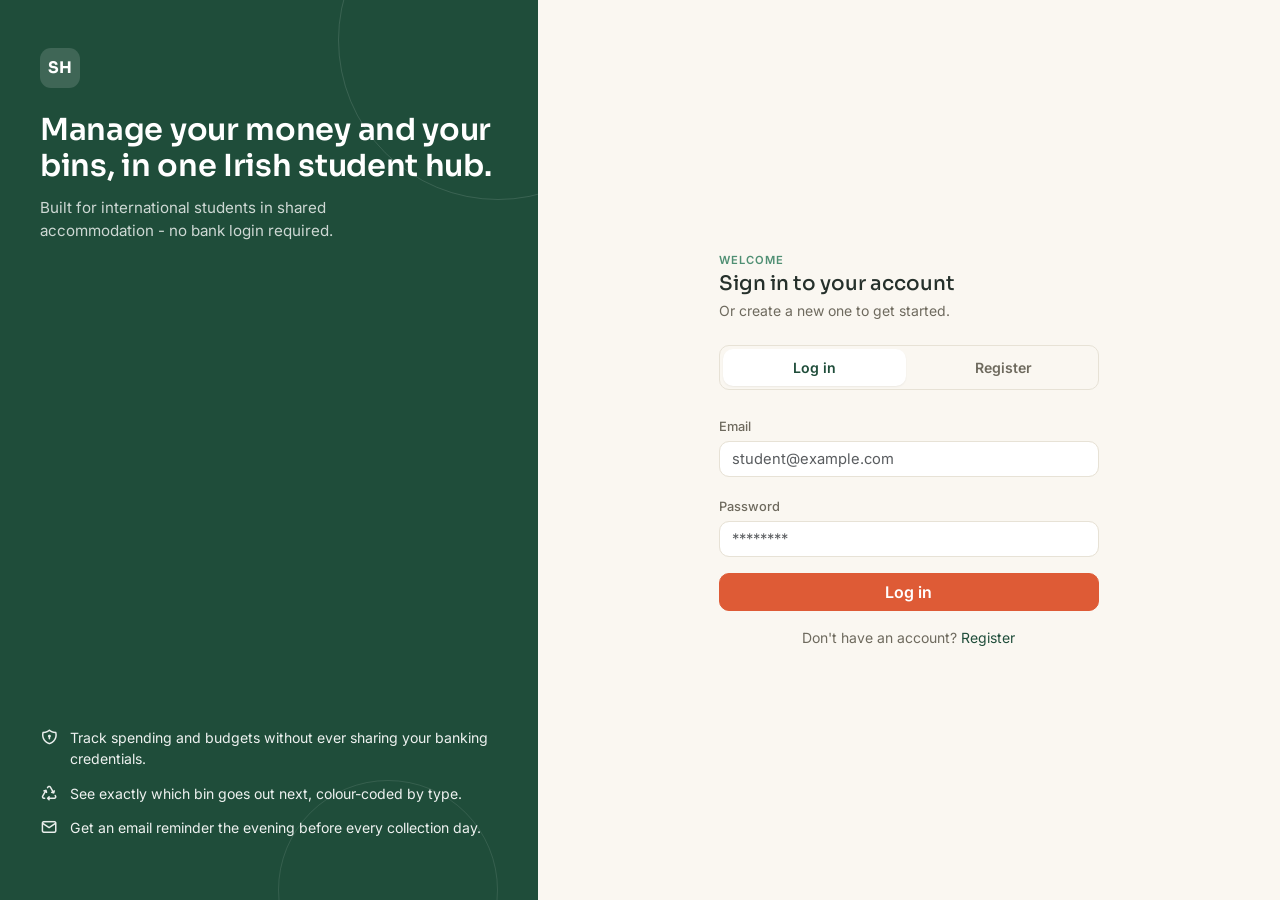
<file: frontend/index.html>
<!DOCTYPE html>
<html lang="en">
<head>
  <meta charset="UTF-8">
  <meta name="viewport" content="width=device-width, initial-scale=1.0">
  <title>Log in - Irish International Student Hub</title>
  <link rel="preconnect" href="https://fonts.googleapis.com">
  <link href="https://fonts.googleapis.com/css2?family=Inter:wght@400;500;600&family=Sora:wght@500;600;700&display=swap" rel="stylesheet">
  <link href="https://cdn.jsdelivr.net/npm/bootstrap@5.3.3/dist/css/bootstrap.min.css" rel="stylesheet">
  <link href="js/vendor/tabler-icons/tabler-icons.min.css" rel="stylesheet">
  <link href="css/style.css" rel="stylesheet">
</head>
<body>

  <div class="auth-shell">
    <!-- Brand panel -->
    <div class="auth-panel">
      <div>
        <div class="panel-mark">SH</div>
        <h1>Manage your money and your bins, in one Irish student hub.</h1>
        <p class="tagline">Built for international students in shared accommodation - no bank login required.</p>
      </div>
      <div>
        <div class="auth-feature">
          <i class="ti ti-shield-lock"></i>
          <span>Track spending and budgets without ever sharing your banking credentials.</span>
        </div>
        <div class="auth-feature">
          <i class="ti ti-recycle"></i>
          <span>See exactly which bin goes out next, colour-coded by type.</span>
        </div>
        <div class="auth-feature">
          <i class="ti ti-mail"></i>
          <span>Get an email reminder the evening before every collection day.</span>
        </div>
      </div>
    </div>

    <!-- Form side -->
    <div class="auth-form-side">
      <div class="auth-card">
        <div class="mb-4">
          <div class="eyebrow">Welcome</div>
          <h2 class="h5 mb-1">Sign in to your account</h2>
          <p class="muted small mb-0">Or create a new one to get started.</p>
        </div>

        <div class="auth-tabs">
          <button class="auth-tab active" id="tabLogin" onclick="showTab('login')" type="button">Log in</button>
          <button class="auth-tab" id="tabRegister" onclick="showTab('register')" type="button">Register</button>
        </div>

        <div id="alertBox" class="alert alert-danger py-2 small d-none" role="alert"></div>

        <!-- Login form -->
        <form id="loginForm">
          <div class="mb-3">
            <label class="form-label">Email</label>
            <input type="email" class="form-control" id="loginEmail" placeholder="student@example.com" required>
          </div>
          <div class="mb-3">
            <label class="form-label">Password</label>
            <input type="password" class="form-control" id="loginPassword" placeholder="********" required>
          </div>
          <button type="submit" class="btn btn-hub w-100">Log in</button>
          <p class="text-center small muted mt-3 mb-0">
            Don't have an account? <a href="#" onclick="showTab('register'); return false;">Register</a>
          </p>
        </form>

        <!-- Register form -->
        <form id="registerForm" class="d-none">
          <div class="mb-3">
            <label class="form-label">Name</label>
            <input type="text" class="form-control" id="regName" placeholder="Aoife Murphy" required>
          </div>
          <div class="mb-3">
            <label class="form-label">Email</label>
            <input type="email" class="form-control" id="regEmail" placeholder="student@example.com" required>
          </div>
          <div class="mb-3">
            <label class="form-label">Password</label>
            <input type="password" class="form-control" id="regPassword" placeholder="At least 8 characters" minlength="8" required>
          </div>
          <button type="submit" class="btn btn-hub w-100">Create account</button>
          <p class="text-center small muted mt-3 mb-0">
            Already have an account? <a href="#" onclick="showTab('login'); return false;">Log in</a>
          </p>
        </form>
      </div>
    </div>
  </div>

  <script src="https://cdn.jsdelivr.net/npm/bootstrap@5.3.3/dist/js/bootstrap.bundle.min.js"></script>
  <script src="js/app.js"></script>
  <script>
    // If already logged in, skip straight to the dashboard.
    if (Hub.currentUser()) window.location.href = "dashboard.html";

    function showTab(which) {
      const isLogin = which === "login";
      document.getElementById("tabLogin").classList.toggle("active", isLogin);
      document.getElementById("tabRegister").classList.toggle("active", !isLogin);
      document.getElementById("loginForm").classList.toggle("d-none", !isLogin);
      document.getElementById("registerForm").classList.toggle("d-none", isLogin);
      document.getElementById("alertBox").classList.add("d-none");
    }

    function showError(message, isSuccess = false) {
      const box = document.getElementById("alertBox");
      box.textContent = message;
      box.classList.remove("d-none", "alert-danger", "alert-success");
      box.classList.add(isSuccess ? "alert-success" : "alert-danger");
    }

    document.getElementById("loginForm").addEventListener("submit", async (e) => {
      e.preventDefault();
      const submitBtn = e.target.querySelector("button[type=submit]");
      submitBtn.disabled = true;
      try {
        await Hub.login(
          document.getElementById("loginEmail").value.trim(),
          document.getElementById("loginPassword").value
        );
        window.location.href = "dashboard.html";
      } catch (err) {
        showError(err.message);
        submitBtn.disabled = false;
      }
    });

    document.getElementById("registerForm").addEventListener("submit", async (e) => {
      e.preventDefault();
      const submitBtn = e.target.querySelector("button[type=submit]");
      submitBtn.disabled = true;
      try {
        await Hub.register(
          document.getElementById("regName").value.trim(),
          document.getElementById("regEmail").value.trim(),
          document.getElementById("regPassword").value
        );
        showTab("login");
        showError("Account created - you can log in now.", true);
      } catch (err) {
        showError(err.message);
      } finally {
        submitBtn.disabled = false;
      }
    });
  </script>
</body>
</html>
</file>
<file: frontend/css/style.css>
:root {
  --hub-bg: #FAF7F1;
  --hub-surface: #FFFFFF;
  --hub-border: #E7E2D6;
  --hub-ink: #1E2622;

  --hub-green: #1F4D3A;
  --hub-green-light: #E4EEE8;
  --hub-green-mid: #4F8F73;

  --hub-coral: #DE5B36;
  --hub-coral-dark: #B6431F;
  --hub-coral-light: #FCE6DC;

  --hub-text: #25302B;
  --hub-text-muted: #6E6A5E;

  --hub-amber: #B97A1E;
  --hub-amber-light: #FAEEDA;
  --hub-red: #B5402F;
  --hub-red-light: #FBEAE5;

  --bin-general: #6E6A5E;
  --bin-general-bg: rgba(110, 106, 94, 0.12);
  --bin-recycling: #2E6BA8;
  --bin-recycling-bg: rgba(46, 107, 168, 0.12);
  --bin-organic: #4F7A33;
  --bin-organic-bg: rgba(79, 122, 51, 0.12);

  --radius-sm: 8px;
  --radius-md: 10px;
  --radius-lg: 16px;
  --radius-xl: 22px;
}

* { box-sizing: border-box; }

html { scroll-behavior: smooth; }

body {
  font-family: 'Inter', 'Helvetica Neue', Arial, sans-serif;
  background-color: var(--hub-bg);
  color: var(--hub-text);
  min-height: 100vh;
  -webkit-font-smoothing: antialiased;
}

h1, h2, h3, h4, h5, .brand, .nav-link, .display-font {
  font-family: 'Sora', 'Inter', sans-serif;
}

a { color: var(--hub-green); text-decoration: none; }
a:hover { color: var(--hub-coral); }

:focus-visible {
  outline: 2px solid var(--hub-green-mid);
  outline-offset: 2px;
}

/* ---------- section labels ---------- */
.eyebrow {
  font-size: 0.7rem;
  font-weight: 600;
  letter-spacing: 0.09em;
  text-transform: uppercase;
  color: var(--hub-green-mid);
  margin-bottom: 0.2rem;
}

.page-title {
  font-weight: 600;
  font-size: 1.5rem;
  letter-spacing: -0.01em;
  margin-bottom: 0.2rem;
}

.page-subtitle {
  color: var(--hub-text-muted);
  font-size: 0.92rem;
  margin-bottom: 1.5rem;
}

/* ---------- Navbar ---------- */
.hub-navbar {
  background-color: var(--hub-surface);
  border-bottom: 1px solid var(--hub-border);
}

.hub-navbar .brand {
  font-weight: 700;
  font-size: 1.05rem;
  color: var(--hub-text);
  display: flex;
  align-items: center;
  gap: 0.6rem;
  text-decoration: none;
  letter-spacing: -0.01em;
}

.hub-navbar .brand .brand-mark {
  display: inline-flex;
  align-items: center;
  justify-content: center;
  width: 32px;
  height: 32px;
  border-radius: 9px;
  background: var(--hub-green);
  color: #fff;
  font-weight: 700;
  font-size: 0.85rem;
  font-family: 'Sora', sans-serif;
}

.hub-navbar .nav-link {
  font-size: 0.9rem;
  font-weight: 500;
  color: var(--hub-text-muted);
  padding: 0.45rem 0.9rem !important;
  border-radius: var(--radius-md);
  position: relative;
  transition: color 0.15s ease, background-color 0.15s ease;
}

.hub-navbar .nav-link:hover {
  color: var(--hub-green);
  background-color: var(--hub-green-light);
}

.hub-navbar .nav-link.active {
  color: var(--hub-green);
  font-weight: 600;
  background-color: var(--hub-green-light);
}

.hub-user-pill {
  display: inline-flex;
  align-items: center;
  justify-content: center;
  width: 32px;
  height: 32px;
  border-radius: 50%;
  background: var(--hub-coral-light);
  color: var(--hub-coral-dark);
  font-weight: 700;
  font-size: 0.78rem;
  font-family: 'Sora', sans-serif;
}

/* ---------- Cards ---------- */
.hub-card {
  background-color: var(--hub-surface);
  border: 1px solid var(--hub-border);
  border-radius: var(--radius-lg);
  padding: 1.4rem 1.5rem;
}

.hub-card .card-head {
  display: flex;
  align-items: center;
  gap: 0.7rem;
  margin-bottom: 1.1rem;
}

.hub-card .card-icon {
  display: inline-flex;
  align-items: center;
  justify-content: center;
  width: 34px;
  height: 34px;
  border-radius: var(--radius-sm);
  background: var(--hub-green-light);
  color: var(--hub-green);
  font-size: 17px;
  flex-shrink: 0;
}

.hub-card h2, .hub-card h5 {
  font-weight: 600;
  font-size: 1rem;
  margin-bottom: 0;
  letter-spacing: -0.01em;
}

/* ---------- Buttons ---------- */
.btn-hub {
  background-color: var(--hub-coral);
  border: 1px solid var(--hub-coral);
  color: #fff;
  font-weight: 600;
  border-radius: var(--radius-md);
  transition: background-color 0.15s ease, transform 0.05s ease;
}
.btn-hub:hover { background-color: var(--hub-coral-dark); border-color: var(--hub-coral-dark); color: #fff; }
.btn-hub:active { transform: scale(0.99); }

.btn-hub-outline {
  border: 1px solid var(--hub-border);
  background: var(--hub-surface);
  color: var(--hub-text);
  font-weight: 500;
  border-radius: var(--radius-md);
  transition: background-color 0.15s ease, border-color 0.15s ease;
}
.btn-hub-outline:hover { background-color: var(--hub-green-light); border-color: var(--hub-green-mid); color: var(--hub-green); }

/* ---------- Forms ---------- */
.form-control, .form-select {
  border-radius: var(--radius-md);
  border: 1px solid var(--hub-border);
  font-size: 0.92rem;
  background-color: var(--hub-surface);
}
.form-control:focus, .form-select:focus {
  border-color: var(--hub-green-mid);
  box-shadow: 0 0 0 3px var(--hub-green-light);
}
.form-label {
  font-size: 0.8rem;
  color: var(--hub-text-muted);
  font-weight: 500;
  margin-bottom: 0.3rem;
}
.form-check-input:checked {
  background-color: var(--hub-green);
  border-color: var(--hub-green);
}
.form-check-input:focus {
  border-color: var(--hub-green-mid);
  box-shadow: 0 0 0 3px var(--hub-green-light);
}

/* ---------- Auth page---------- */
.auth-shell {
  min-height: 100vh;
  display: flex;
}

.auth-panel {
  flex: 1 1 42%;
  background: var(--hub-green);
  color: #fff;
  padding: 3rem 2.5rem;
  position: relative;
  overflow: hidden;
  display: flex;
  flex-direction: column;
  justify-content: space-between;
}

.auth-panel::before {
  content: "";
  position: absolute;
  width: 320px;
  height: 320px;
  border-radius: 50%;
  border: 1px solid rgba(255,255,255,0.12);
  top: -120px;
  right: -120px;
}
.auth-panel::after {
  content: "";
  position: absolute;
  width: 220px;
  height: 220px;
  border-radius: 50%;
  border: 1px solid rgba(255,255,255,0.1);
  bottom: -100px;
  right: 40px;
}

.auth-panel .panel-mark {
  width: 40px;
  height: 40px;
  border-radius: 11px;
  background: rgba(255,255,255,0.14);
  display: flex;
  align-items: center;
  justify-content: center;
  font-family: 'Sora', sans-serif;
  font-weight: 700;
  font-size: 1rem;
}

.auth-panel h1 {
  font-size: 1.9rem;
  font-weight: 600;
  letter-spacing: -0.01em;
  margin: 1.5rem 0 0.75rem;
  max-width: 22ch;
}

.auth-panel p.tagline {
  color: rgba(255,255,255,0.78);
  font-size: 0.95rem;
  max-width: 30ch;
}

.auth-feature {
  display: flex;
  align-items: flex-start;
  gap: 0.75rem;
  font-size: 0.88rem;
  color: rgba(255,255,255,0.92);
  margin-bottom: 0.85rem;
}
.auth-feature i {
  font-size: 18px;
  margin-top: 1px;
  color: rgba(255,255,255,0.9);
}

.auth-form-side {
  flex: 1 1 58%;
  display: flex;
  align-items: center;
  justify-content: center;
  padding: 2.5rem 1.5rem;
}

.auth-card { width: 100%; max-width: 380px; }

.auth-tabs {
  display: flex;
  border: 1px solid var(--hub-border);
  border-radius: var(--radius-md);
  overflow: hidden;
  margin-bottom: 1.4rem;
  background: var(--hub-bg);
}
.auth-tab {
  flex: 1;
  text-align: center;
  padding: 0.5rem;
  font-size: 0.88rem;
  font-weight: 600;
  color: var(--hub-text-muted);
  cursor: pointer;
  background: transparent;
  border: none;
  border-radius: var(--radius-md);
  margin: 3px;
  transition: background-color 0.15s ease, color 0.15s ease;
}
.auth-tab.active {
  background: var(--hub-surface);
  color: var(--hub-green);
  box-shadow: 0 1px 2px rgba(0,0,0,0.06);
}

@media (max-width: 900px) {
  .auth-shell { flex-direction: column; }
  .auth-panel { flex: 0 0 auto; padding: 2rem 1.5rem; }
  .auth-panel h1 { font-size: 1.5rem; margin-top: 1rem; }
  .auth-panel::before, .auth-panel::after { display: none; }
  .auth-feature { display: none; }
}

/* ---------- dashboard ---------- */
.hero-banner {
  background: var(--hub-green);
  color: #fff;
  border-radius: var(--radius-xl);
  padding: 1.75rem 1.75rem;
  margin-bottom: 1.25rem;
  position: relative;
  overflow: hidden;
}
.hero-banner::before {
  content: "";
  position: absolute;
  width: 260px;
  height: 260px;
  border-radius: 50%;
  border: 1px solid rgba(255,255,255,0.1);
  top: -140px;
  right: -60px;
}
.hero-banner::after {
  content: "";
  position: absolute;
  width: 160px;
  height: 160px;
  border-radius: 50%;
  border: 1px solid rgba(255,255,255,0.08);
  bottom: -100px;
  right: 80px;
}
.hero-banner .hero-eyebrow {
  color: rgba(255,255,255,0.7);
  font-size: 0.7rem;
  font-weight: 600;
  letter-spacing: 0.09em;
  text-transform: uppercase;
}
.hero-banner h1 {
  font-size: 1.5rem;
  font-weight: 600;
  margin: 0.2rem 0 1.1rem;
  position: relative;
  z-index: 1;
}
.hero-stats {
  display: flex;
  flex-wrap: wrap;
  gap: 0.75rem;
  position: relative;
  z-index: 1;
}
.hero-stat {
  background: rgba(255,255,255,0.1);
  border: 1px solid rgba(255,255,255,0.14);
  border-radius: var(--radius-md);
  padding: 0.6rem 1rem;
  min-width: 140px;
}
.hero-stat .hero-stat-label {
  font-size: 0.72rem;
  color: rgba(255,255,255,0.7);
  margin-bottom: 0.15rem;
}
.hero-stat .hero-stat-value {
  font-size: 1.05rem;
  font-weight: 600;
  font-family: 'Sora', sans-serif;
}

/* ---------- Progress bars ---------- */
.hub-progress {
  height: 6px;
  border-radius: 99px;
  background: var(--hub-bg);
  overflow: hidden;
}
.hub-progress > div { height: 100%; border-radius: 99px; transition: width 0.3s ease; }
.progress-ok { background: var(--hub-green-mid); }
.progress-warn { background: var(--hub-amber); }
.progress-over { background: var(--hub-red); }

/* ---------- Bin rows ---------- */
.bin-row {
  display: flex;
  align-items: center;
  gap: 0.75rem;
  padding: 0.6rem 0.75rem;
  border-radius: var(--radius-md);
  background: var(--hub-bg);
  margin-bottom: 0.6rem;
}
.bin-row:last-child { margin-bottom: 0; }

.bin-icon-badge {
  display: inline-flex;
  align-items: center;
  justify-content: center;
  width: 36px;
  height: 36px;
  border-radius: var(--radius-sm);
  font-size: 16px;
  flex-shrink: 0;
}
.bin-row.general .bin-icon-badge { background: var(--bin-general-bg); color: var(--bin-general); }
.bin-row.recycling .bin-icon-badge { background: var(--bin-recycling-bg); color: var(--bin-recycling); }
.bin-row.organic .bin-icon-badge { background: var(--bin-organic-bg); color: var(--bin-organic); }

.bin-row-label { flex: 1; font-size: 0.9rem; font-weight: 500; }
.bin-row-date { font-size: 0.8rem; color: var(--hub-text-muted); white-space: nowrap; }

/* ---------- Misc ---------- */
.muted { color: var(--hub-text-muted); }
.chart-box { position: relative; height: 220px; }
.chart-box-sm { position: relative; height: 160px; }

.empty-hint {
  border: 1px dashed var(--hub-border);
  border-radius: var(--radius-md);
  padding: 1.5rem;
  text-align: center;
  color: var(--hub-text-muted);
  font-size: 0.88rem;
}

table.table { font-size: 0.9rem; }
table.table thead th {
  font-weight: 600;
  font-size: 0.72rem;
  letter-spacing: 0.06em;
  text-transform: uppercase;
  color: var(--hub-text-muted);
  border-bottom: 1px solid var(--hub-border);
}
table.table td { border-color: var(--hub-border); }

@media (max-width: 768px) {
  .hub-navbar .nav-link { padding: 0.4rem 0.6rem !important; font-size: 0.85rem; }
}
</file>
